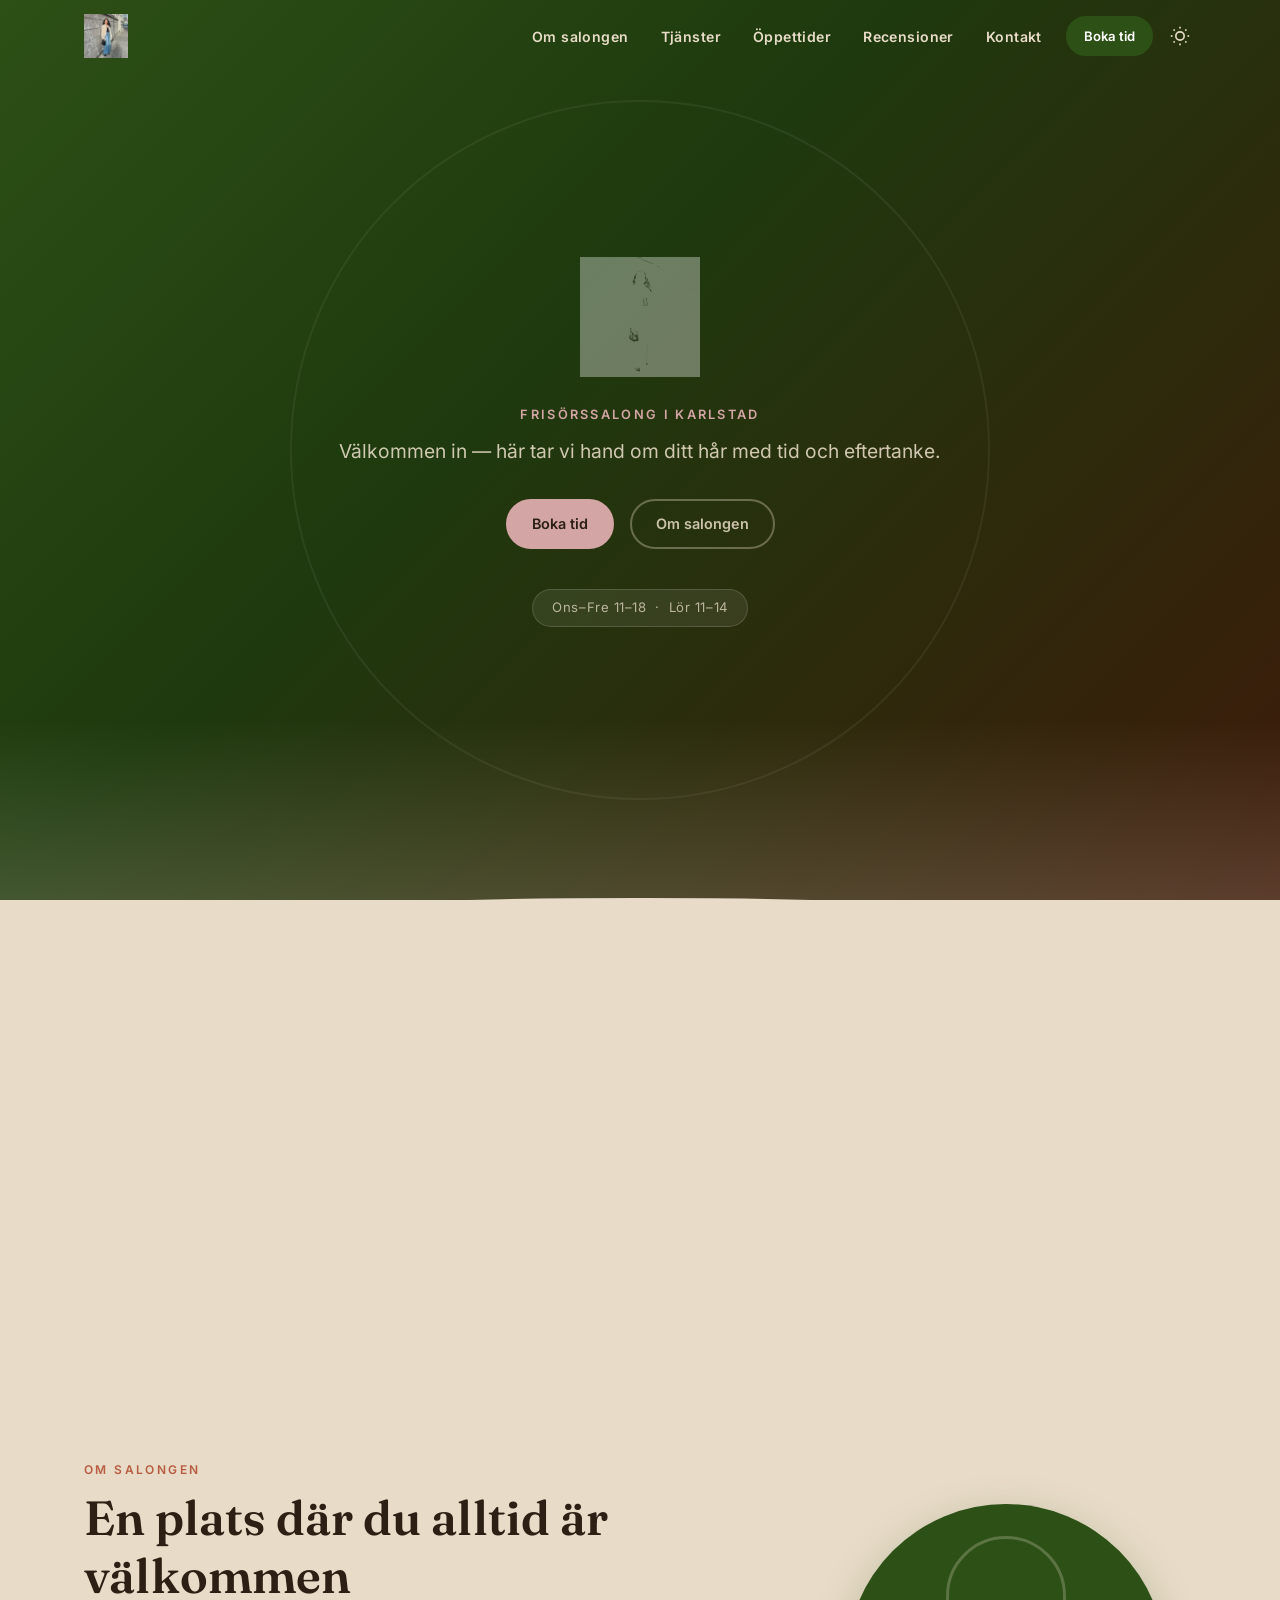
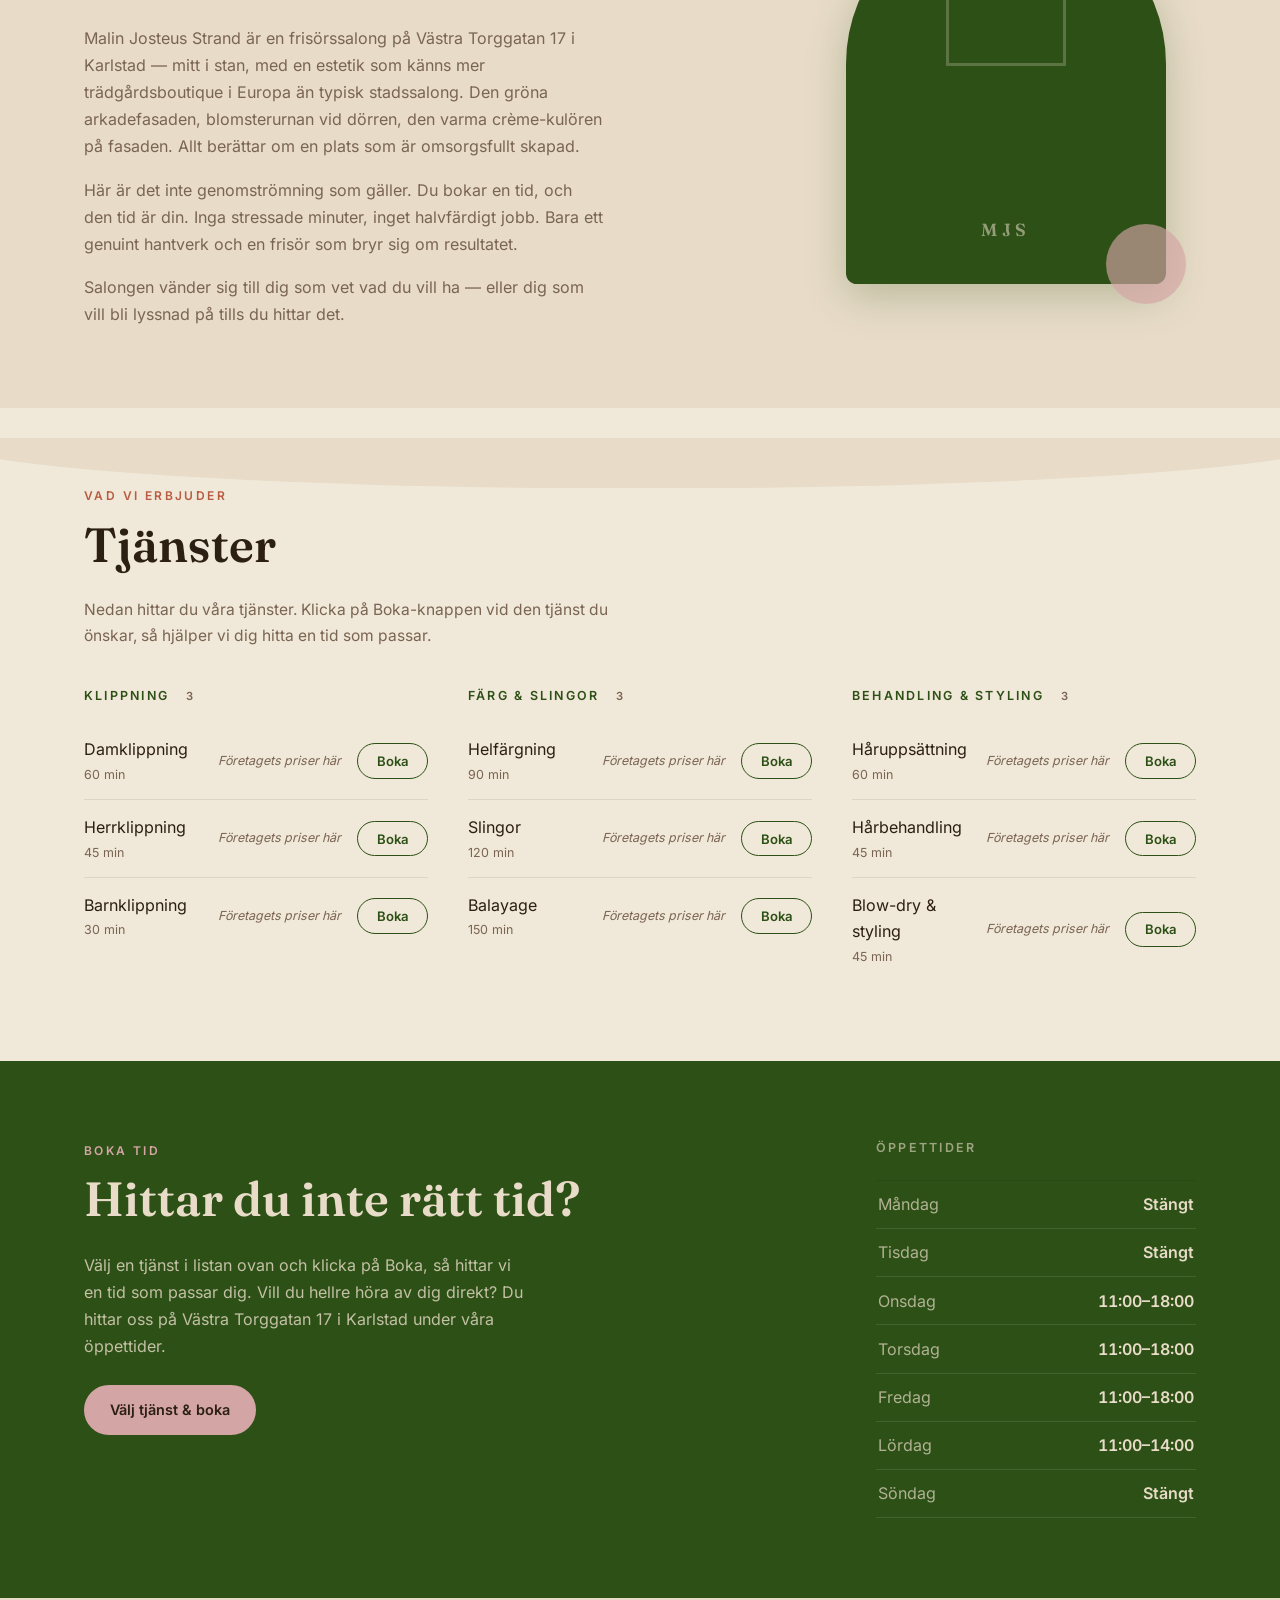
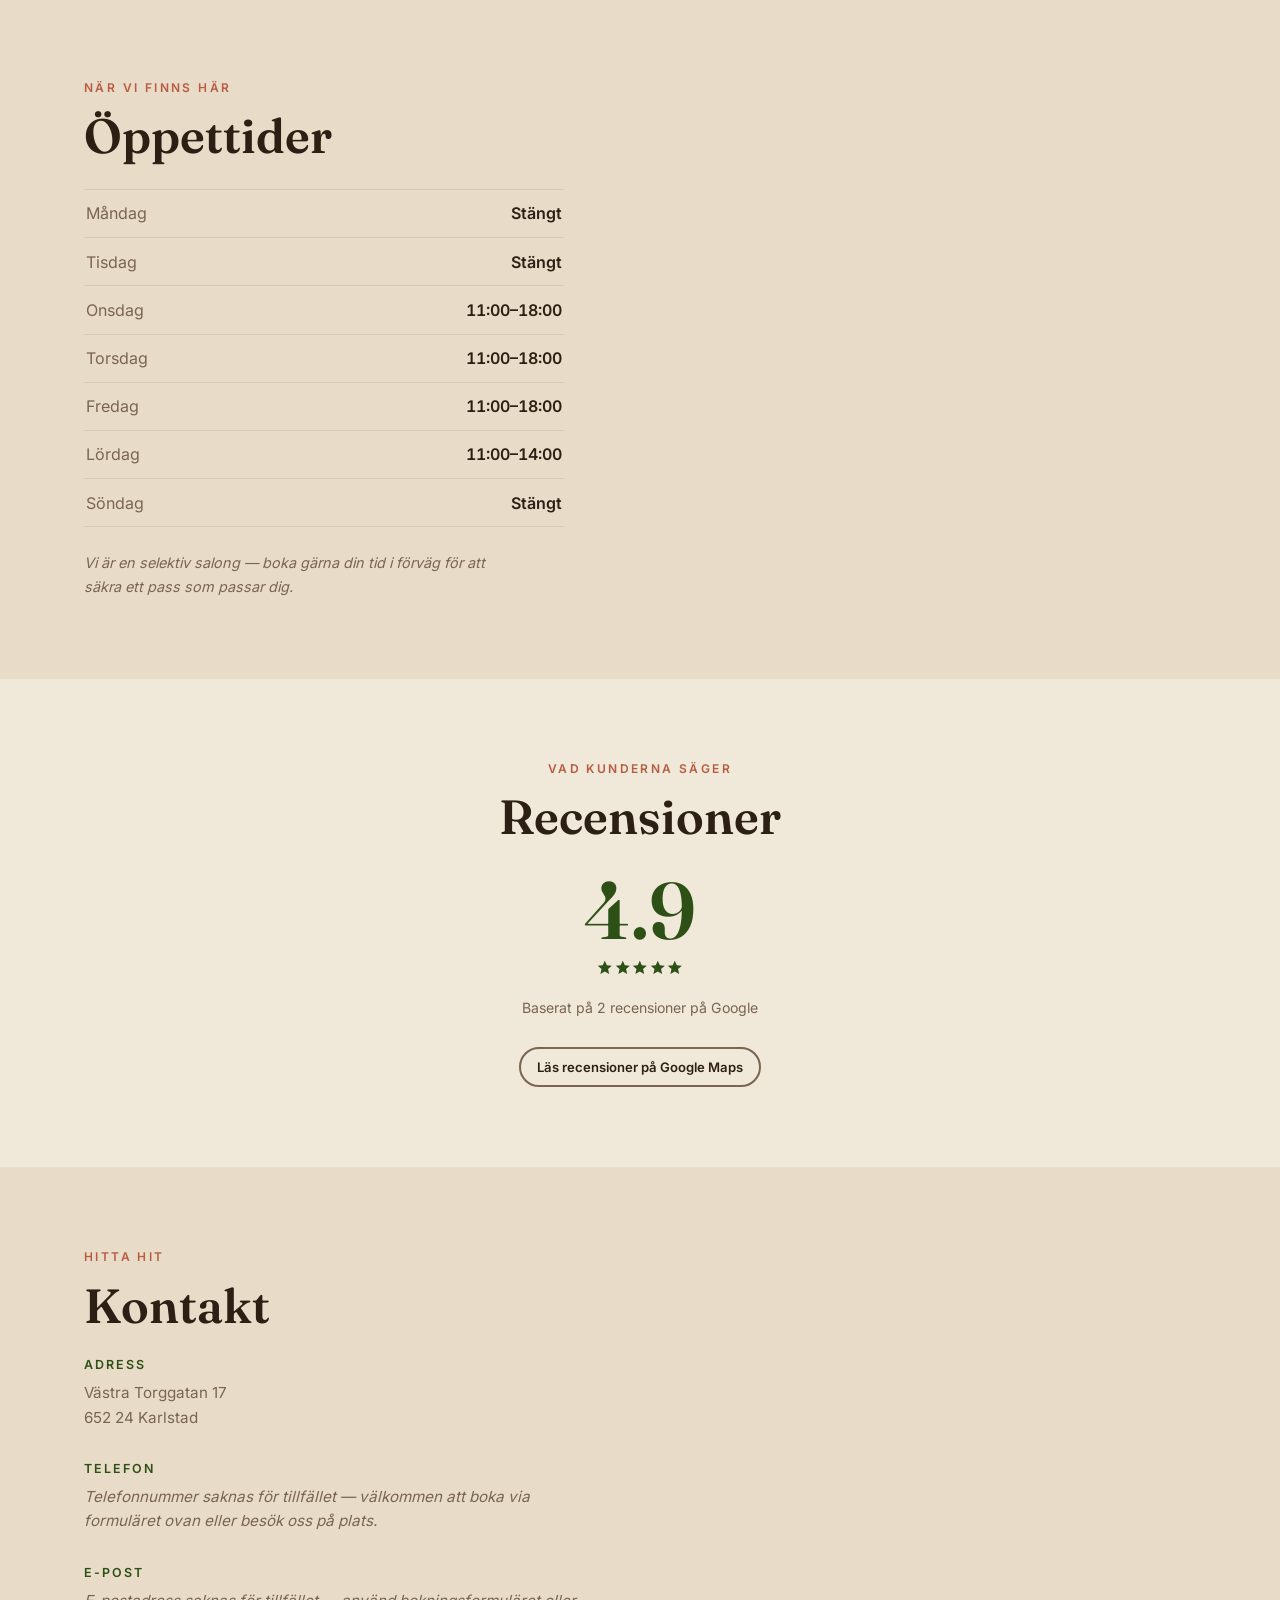
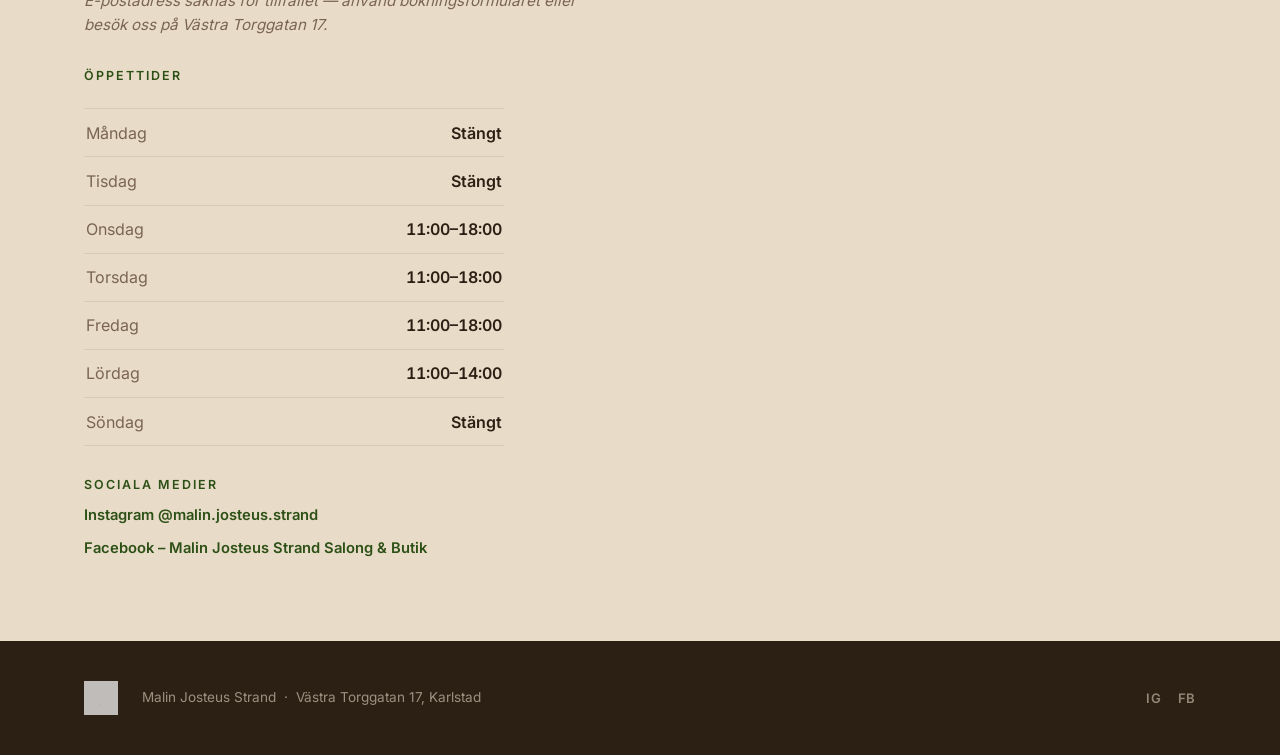
<file: index.html>
<!DOCTYPE html>
<html lang="sv" data-theme="light">
<head>
  <meta charset="UTF-8">
  <meta name="viewport" content="width=device-width, initial-scale=1.0">
  <title>Malin Josteus Strand – Frisörssalong i Karlstad</title>
  <meta name="description" content="Malin Josteus Strand är en frisörssalong på Västra Torggatan 17 i Karlstad. Boka tid idag och bli omhändertagen med tid och eftertanke.">
  <link rel="icon" type="image/svg+xml" href="favicon.svg">
  <script>
    (function(){
      try{
        var t=localStorage.getItem('theme');
        if(t) document.documentElement.setAttribute('data-theme',t);
      }catch(e){}
    })();
  </script>
  <link rel="stylesheet" href="site-kit.css">
  <link rel="stylesheet" href="styles.css">
  <script type="application/ld+json">
  {
    "@context": "https://schema.org",
    "@type": "HairSalon",
    "name": "Malin Josteus Strand",
    "address": {
      "@type": "PostalAddress",
      "streetAddress": "Västra Torggatan 17",
      "addressLocality": "Karlstad",
      "postalCode": "652 24",
      "addressCountry": "SE"
    },
    "url": "https://www.instagram.com/malin.josteus.strand/",
    "openingHours": [
      "We 11:00-18:00",
      "Th 11:00-18:00",
      "Fr 11:00-18:00",
      "Sa 11:00-14:00"
    ],
    "aggregateRating": {
      "@type": "AggregateRating",
      "ratingValue": "5",
      "reviewCount": "2"
    }
  }
  </script>
</head>
<body>
  <a href="#main" class="skip-link">Hoppa till innehåll</a>

  <header class="site-header">
    <div class="header-inner">
      <a href="index.html" class="header-logo">
        <img src="logo.jpg" alt="Malin Josteus Strand" class="logo-img">
      </a>
      <nav class="site-nav" aria-label="Huvudnavigation">
        <ul>
          <li><a href="#om">Om salongen</a></li>
          <li><a href="#tjanster">Tjänster</a></li>
          <li><a href="#oppettider">Öppettider</a></li>
          <li><a href="#recensioner">Recensioner</a></li>
          <li><a href="#kontakt">Kontakt</a></li>
        </ul>
      </nav>
      <div class="header-actions">
        <a href="#boka" class="btn-primary btn-sm">Boka tid</a>
        <button class="theme-toggle" id="themeToggle" aria-label="Växla ljust/mörkt läge" type="button">
          <svg class="icon-sun" viewBox="0 0 24 24" fill="none" stroke="currentColor" stroke-width="2" aria-hidden="true"><circle cx="12" cy="12" r="5"/><line x1="12" y1="1" x2="12" y2="3"/><line x1="12" y1="21" x2="12" y2="23"/><line x1="4.22" y1="4.22" x2="5.64" y2="5.64"/><line x1="18.36" y1="18.36" x2="19.78" y2="19.78"/><line x1="1" y1="12" x2="3" y2="12"/><line x1="21" y1="12" x2="23" y2="12"/><line x1="4.22" y1="19.78" x2="5.64" y2="18.36"/><line x1="18.36" y1="5.64" x2="19.78" y2="4.22"/></svg>
          <svg class="icon-moon" viewBox="0 0 24 24" fill="none" stroke="currentColor" stroke-width="2" aria-hidden="true"><path d="M21 12.79A9 9 0 1 1 11.21 3 7 7 0 0 0 21 12.79z"/></svg>
        </button>
        <button class="nav-toggle" id="navToggle" aria-label="Öppna meny" type="button">
          <span></span><span></span><span></span>
        </button>
      </div>
    </div>
  </header>

  <div class="name-pin">
    <section class="hero name-pin-inner" aria-label="Välkommen">
      <div class="hero-bg" id="heroBg" aria-hidden="true"></div>
      <div class="hero-content">
        <h1 class="visually-hidden"><!--FIELD:company_name-->Malin Josteus Strand<!--/FIELD:company_name--></h1>
        <div class="name-write-img">
          <img class="base" src="logo.jpg" alt="">
          <img class="color" src="logo.jpg" alt="">
        </div>
        <p class="hero-eyebrow">Frisörssalong i Karlstad</p>
        <p class="hero-lead">Välkommen in — här tar vi hand om ditt hår med tid och eftertanke.</p>
        <div class="hero-cta">
          <!--FIELD:booking_url-->
          <a href="#boka" class="btn-primary">Boka tid</a>
          <!--/FIELD:booking_url-->
          <a href="#om" class="btn-ghost">Om salongen</a>
        </div>
        <div class="hero-hours-teaser">
          <!--FIELD:opening_hours-->
          <span>Ons–Fre 11–18 &nbsp;·&nbsp; Lör 11–14</span>
          <!--/FIELD:opening_hours-->
        </div>
      </div>
    </section>
  </div>

  <main id="main">

    <!-- OM SALONGEN -->
    <section class="section-om reveal" id="om" aria-label="Om salongen">
      <div class="container">
        <div class="om-inner">
          <div class="om-text">
            <span class="section-label">Om salongen</span>
            <h2>En plats där du alltid är välkommen</h2>
            <p>Malin Josteus Strand är en frisörssalong på Västra Torggatan 17 i Karlstad — mitt i stan, med en estetik som känns mer trädgårdsboutique i Europa än typisk stadssalong. Den gröna arkadefasaden, blomsterurnan vid dörren, den varma crème-kulören på fasaden. Allt berättar om en plats som är omsorgsfullt skapad.</p>
            <p>Här är det inte genomströmning som gäller. Du bokar en tid, och den tid är din. Inga stressade minuter, inget halvfärdigt jobb. Bara ett genuint hantverk och en frisör som bryr sig om resultatet.</p>
            <p>Salongen vänder sig till dig som vet vad du vill ha — eller dig som vill bli lyssnad på tills du hittar det.</p>
          </div>
          <div class="om-visual" aria-hidden="true">
            <div class="om-color-block">
              <div class="om-arch"></div>
              <div class="om-detail">MJS</div>
            </div>
          </div>
        </div>
      </div>
    </section>

    <!-- TJÄNSTER -->
    <section class="section-tjanster reveal" id="tjanster" aria-label="Tjänster">
      <div class="container">
        <span class="section-label">Vad vi erbjuder</span>
        <h2>Tjänster</h2>
        <p class="section-intro">Nedan hittar du våra tjänster. Klicka på Boka-knappen vid den tjänst du önskar, så hjälper vi dig hitta en tid som passar.</p>

        <!--FIELD:services-->
        <!--FIELD:prices-->
        <div class="menu-groups">
          <div class="menu-group">
            <h3>Klippning <span class="menu-group-count">3</span></h3>
            <div class="price-item">
              <div class="price-item-info">
                <span class="price-item-name">Damklippning</span>
                <span class="price-item-duration">60 min</span>
              </div>
              <div class="price-item-price">
                <span class="price-item-amount price-placeholder">Företagets priser här</span>
              </div>
              <button class="price-item-book-btn" type="button" data-service-name="Damklippning" data-duration-minutes="60">Boka</button>
            </div>
            <div class="price-item">
              <div class="price-item-info">
                <span class="price-item-name">Herrklippning</span>
                <span class="price-item-duration">45 min</span>
              </div>
              <div class="price-item-price">
                <span class="price-item-amount price-placeholder">Företagets priser här</span>
              </div>
              <button class="price-item-book-btn" type="button" data-service-name="Herrklippning" data-duration-minutes="45">Boka</button>
            </div>
            <div class="price-item">
              <div class="price-item-info">
                <span class="price-item-name">Barnklippning</span>
                <span class="price-item-duration">30 min</span>
              </div>
              <div class="price-item-price">
                <span class="price-item-amount price-placeholder">Företagets priser här</span>
              </div>
              <button class="price-item-book-btn" type="button" data-service-name="Barnklippning" data-duration-minutes="30">Boka</button>
            </div>
          </div>

          <div class="menu-group">
            <h3>Färg &amp; Slingor <span class="menu-group-count">3</span></h3>
            <div class="price-item">
              <div class="price-item-info">
                <span class="price-item-name">Helfärgning</span>
                <span class="price-item-duration">90 min</span>
              </div>
              <div class="price-item-price">
                <span class="price-item-amount price-placeholder">Företagets priser här</span>
              </div>
              <button class="price-item-book-btn" type="button" data-service-name="Helfärgning" data-duration-minutes="90">Boka</button>
            </div>
            <div class="price-item">
              <div class="price-item-info">
                <span class="price-item-name">Slingor</span>
                <span class="price-item-duration">120 min</span>
              </div>
              <div class="price-item-price">
                <span class="price-item-amount price-placeholder">Företagets priser här</span>
              </div>
              <button class="price-item-book-btn" type="button" data-service-name="Slingor" data-duration-minutes="120">Boka</button>
            </div>
            <div class="price-item">
              <div class="price-item-info">
                <span class="price-item-name">Balayage</span>
                <span class="price-item-duration">150 min</span>
              </div>
              <div class="price-item-price">
                <span class="price-item-amount price-placeholder">Företagets priser här</span>
              </div>
              <button class="price-item-book-btn" type="button" data-service-name="Balayage" data-duration-minutes="150">Boka</button>
            </div>
          </div>

          <div class="menu-group">
            <h3>Behandling &amp; Styling <span class="menu-group-count">3</span></h3>
            <div class="price-item">
              <div class="price-item-info">
                <span class="price-item-name">Håruppsättning</span>
                <span class="price-item-duration">60 min</span>
              </div>
              <div class="price-item-price">
                <span class="price-item-amount price-placeholder">Företagets priser här</span>
              </div>
              <button class="price-item-book-btn" type="button" data-service-name="Håruppsättning" data-duration-minutes="60">Boka</button>
            </div>
            <div class="price-item">
              <div class="price-item-info">
                <span class="price-item-name">Hårbehandling</span>
                <span class="price-item-duration">45 min</span>
              </div>
              <div class="price-item-price">
                <span class="price-item-amount price-placeholder">Företagets priser här</span>
              </div>
              <button class="price-item-book-btn" type="button" data-service-name="Hårbehandling" data-duration-minutes="45">Boka</button>
            </div>
            <div class="price-item">
              <div class="price-item-info">
                <span class="price-item-name">Blow-dry &amp; styling</span>
                <span class="price-item-duration">45 min</span>
              </div>
              <div class="price-item-price">
                <span class="price-item-amount price-placeholder">Företagets priser här</span>
              </div>
              <button class="price-item-book-btn" type="button" data-service-name="Blow-dry &amp; styling" data-duration-minutes="45">Boka</button>
            </div>
          </div>
        </div>
        <!--/FIELD:services-->
        <!--/FIELD:prices-->
      </div>
    </section>

    <!-- BOKA -->
    <section class="section-boka reveal" id="boka" aria-label="Boka tid">
      <div class="container">
        <div class="boka-inner">
          <div class="boka-text">
            <span class="section-label">Boka tid</span>
            <h2>Hittar du inte rätt tid?</h2>
            <p>Välj en tjänst i listan ovan och klicka på Boka, så hittar vi en tid som passar dig. Vill du hellre höra av dig direkt? Du hittar oss på Västra Torggatan 17 i Karlstad under våra öppettider.</p>
            <!--FIELD:booking_url-->
            <a href="#tjanster" class="btn-primary">Välj tjänst &amp; boka</a>
            <!--/FIELD:booking_url-->
          </div>
          <div class="boka-hours">
            <h3 class="boka-hours-title">Öppettider</h3>
            <!--FIELD:opening_hours-->
            <ul class="hours-list">
              <li><span class="hd-day">Måndag</span><span class="hd-time">Stängt</span></li>
              <li><span class="hd-day">Tisdag</span><span class="hd-time">Stängt</span></li>
              <li><span class="hd-day">Onsdag</span><span class="hd-time">11:00–18:00</span></li>
              <li><span class="hd-day">Torsdag</span><span class="hd-time">11:00–18:00</span></li>
              <li><span class="hd-day">Fredag</span><span class="hd-time">11:00–18:00</span></li>
              <li><span class="hd-day">Lördag</span><span class="hd-time">11:00–14:00</span></li>
              <li><span class="hd-day">Söndag</span><span class="hd-time">Stängt</span></li>
            </ul>
            <!--/FIELD:opening_hours-->
          </div>
        </div>
      </div>
    </section>

    <!-- ÖPPETTIDER -->
    <section class="section-oppettider reveal" id="oppettider" aria-label="Öppettider">
      <div class="container">
        <span class="section-label">När vi finns här</span>
        <h2>Öppettider</h2>
        <!--FIELD:opening_hours-->
        <ul class="hours-list hours-list-lg">
          <li><span class="hd-day">Måndag</span><span class="hd-time">Stängt</span></li>
          <li><span class="hd-day">Tisdag</span><span class="hd-time">Stängt</span></li>
          <li><span class="hd-day">Onsdag</span><span class="hd-time">11:00–18:00</span></li>
          <li><span class="hd-day">Torsdag</span><span class="hd-time">11:00–18:00</span></li>
          <li><span class="hd-day">Fredag</span><span class="hd-time">11:00–18:00</span></li>
          <li><span class="hd-day">Lördag</span><span class="hd-time">11:00–14:00</span></li>
          <li><span class="hd-day">Söndag</span><span class="hd-time">Stängt</span></li>
        </ul>
        <!--/FIELD:opening_hours-->
        <p class="oppettider-note">Vi är en selektiv salong — boka gärna din tid i förväg för att säkra ett pass som passar dig.</p>
      </div>
    </section>

    <!-- RECENSIONER -->
    <section class="section-recensioner reveal" id="recensioner" aria-label="Recensioner">
      <div class="container">
        <span class="section-label">Vad kunderna säger</span>
        <h2>Recensioner</h2>
        <!--FIELD:google_rating-->
        <div class="rating-block">
          <div class="rating-score">
            <div class="rating-number" data-count-to="5" data-decimals="1">0.0</div>
            <span class="stars" data-rating="5"></span>
            <span class="rating-meta">Baserat på 2 recensioner på Google</span>
          </div>
          <a href="https://www.google.com/maps/search/Malin+Josteus+Strand+Karlstad" target="_blank" rel="noopener noreferrer" class="btn-ghost btn-sm rating-link">Läs recensioner på Google Maps</a>
        </div>
        <!--/FIELD:google_rating-->
      </div>
    </section>

    <!-- KONTAKT -->
    <section class="section-kontakt reveal" id="kontakt" aria-label="Kontakt">
      <div class="container">
        <span class="section-label">Hitta hit</span>
        <h2>Kontakt</h2>
        <div class="kontakt-inner">
          <div class="kontakt-info">
            <div class="kontakt-block">
              <h3>Adress</h3>
              <!--FIELD:address-->
              <address>
                Västra Torggatan 17<br>
                652 24 Karlstad
              </address>
              <!--/FIELD:address-->
            </div>
            <div class="kontakt-block">
              <h3>Telefon</h3>
              <!--FIELD:phone-->
              <p class="kontakt-placeholder">Telefonnummer saknas för tillfället — välkommen att boka via formuläret ovan eller besök oss på plats.</p>
              <!--/FIELD:phone-->
            </div>
            <div class="kontakt-block">
              <h3>E-post</h3>
              <!--FIELD:email-->
              <p class="kontakt-placeholder">E-postadress saknas för tillfället — använd bokningsformuläret eller besök oss på Västra Torggatan 17.</p>
              <!--/FIELD:email-->
            </div>
            <div class="kontakt-block">
              <h3>Öppettider</h3>
              <!--FIELD:opening_hours-->
              <ul class="hours-list">
                <li><span class="hd-day">Måndag</span><span class="hd-time">Stängt</span></li>
                <li><span class="hd-day">Tisdag</span><span class="hd-time">Stängt</span></li>
                <li><span class="hd-day">Onsdag</span><span class="hd-time">11:00–18:00</span></li>
                <li><span class="hd-day">Torsdag</span><span class="hd-time">11:00–18:00</span></li>
                <li><span class="hd-day">Fredag</span><span class="hd-time">11:00–18:00</span></li>
                <li><span class="hd-day">Lördag</span><span class="hd-time">11:00–14:00</span></li>
                <li><span class="hd-day">Söndag</span><span class="hd-time">Stängt</span></li>
              </ul>
              <!--/FIELD:opening_hours-->
            </div>
            <div class="kontakt-block">
              <h3>Sociala medier</h3>
              <ul class="social-links">
                <!--FIELD:instagram-->
                <li><a href="https://www.instagram.com/malin.josteus.strand/" target="_blank" rel="noopener noreferrer">Instagram @malin.josteus.strand</a></li>
                <!--/FIELD:instagram-->
                <!--FIELD:facebook-->
                <li><a href="https://www.facebook.com/people/Malin-Josteus-Strand-Salong-butik/100092281608191/" target="_blank" rel="noopener noreferrer">Facebook – Malin Josteus Strand Salong &amp; Butik</a></li>
                <!--/FIELD:facebook-->
              </ul>
            </div>
          </div>
          <div class="kontakt-map">
            <!--FIELD:address-->
            <iframe
              title="Karta till Malin Josteus Strand"
              src="https://www.google.com/maps?q=V%C3%A4stra+Torggatan+17%2C+652+24+Karlstad&output=embed"
              width="100%"
              height="360"
              style="border:0;border-radius:12px;"
              allowfullscreen
              loading="lazy"
              referrerpolicy="no-referrer-when-downgrade"
              aria-label="Karta som visar Västra Torggatan 17, Karlstad"
            ></iframe>
            <!--/FIELD:address-->
          </div>
        </div>
      </div>
    </section>

    <!--FIELD:website-->
    <!-- Instagram-länk används som primär webbplats per Google Business Profile -->
    <!--/FIELD:website-->

  </main>

  <footer class="site-footer">
    <div class="container">
      <div class="footer-inner">
        <a href="index.html" class="footer-logo">
          <img src="logo.jpg" alt="Malin Josteus Strand" class="logo-img logo-img-sm">
        </a>
        <p class="footer-copy"><!--FIELD:company_name-->Malin Josteus Strand<!--/FIELD:company_name--> &nbsp;·&nbsp; <!--FIELD:address-->Västra Torggatan 17, Karlstad<!--/FIELD:address--></p>
        <ul class="footer-social">
          <!--FIELD:instagram-->
          <li><a href="https://www.instagram.com/malin.josteus.strand/" target="_blank" rel="noopener noreferrer" aria-label="Instagram">IG</a></li>
          <!--/FIELD:instagram-->
          <!--FIELD:facebook-->
          <li><a href="https://www.facebook.com/people/Malin-Josteus-Strand-Salong-butik/100092281608191/" target="_blank" rel="noopener noreferrer" aria-label="Facebook">FB</a></li>
          <!--/FIELD:facebook-->
        </ul>
      </div>
    </div>
  </footer>

  <!-- BOOKING WIDGET -->
  <div class="booking-widget-backdrop" id="bookingWidget" data-company-id="2518a68e-eedd-47b6-a66c-064ac73e1065" data-api-base="http://localhost:3000">
    <div class="booking-widget-modal" role="dialog" aria-modal="true" aria-label="Boka tid">
      <button class="booking-widget-close" id="bookingWidgetClose" type="button" aria-label="Stäng">&times;</button>
      <div class="booking-widget-service">
        <span class="booking-widget-service-name" id="bookingWidgetServiceName"></span>
        <span class="booking-widget-service-meta" id="bookingWidgetServiceMeta"></span>
      </div>
      <div class="booking-widget-step" id="bookingWidgetStepStaff">
        <label class="booking-widget-label" for="bookingWidgetStaffSelect">Välj frisör</label>
        <select class="booking-widget-select" id="bookingWidgetStaffSelect" aria-label="Välj frisör"></select>
        <button class="booking-widget-search-btn" id="bookingWidgetSearchBtn" type="button">Sök tider</button>
      </div>
      <div class="booking-widget-step" id="bookingWidgetStepTimes" hidden>
        <button class="booking-widget-back" id="bookingWidgetBack" type="button">‹ Byt frisör</button>
        <div class="booking-cal-head">
          <button class="booking-cal-nav" type="button" data-dir="-1" aria-label="Föregående vecka">‹</button>
          <span class="booking-cal-range" id="bookingWidgetRange"></span>
          <button class="booking-cal-nav" type="button" data-dir="1" aria-label="Nästa vecka">›</button>
        </div>
        <div class="booking-cal-grid" id="bookingWidgetGrid"></div>
        <p class="booking-cal-next-available" id="bookingWidgetNextAvail" style="display:none;"></p>
      </div>
    </div>
  </div>

  <div class="bd-backdrop" id="bdBackdrop">
    <div class="bd-modal" role="dialog" aria-modal="true" aria-label="Bokning">
      <div class="bd-header">
        <div class="bd-brand"><span class="dot"></span>Malin Josteus Strand</div>
        <button class="bd-close" id="bdClose" type="button" aria-label="Stäng">&times;</button>
      </div>
      <div class="bd-body">
        <div class="bd-form">
          <div class="bd-slot-summary"><strong id="bdSlotLine">—</strong>Hos Malin Josteus Strand</div>
          <div class="bd-field"><label for="bdName">Namn</label><input id="bdName" type="text"></div>
          <div class="bd-field"><label for="bdPhone">Telefonnummer</label><input id="bdPhone" type="tel"></div>
          <button class="bd-confirm-btn" id="bdConfirm" type="button">Bekräfta bokning</button>
        </div>
        <div class="bd-success">
          <div class="check">&#10003;</div>
          <p id="bdSuccessLine">Bokat!</p>
          <p class="fine">Vi ser fram emot ditt besök.</p>
        </div>
      </div>
    </div>
  </div>

  <script src="site-kit.js" defer></script>
  <script src="script.js" defer></script>
</body>
</html>
</file>
<file: site-kit.css>
/*
 * AIOS site-kit — shared, deterministic interaction patterns (star ratings,
 * count-up numbers, scroll reveals, hero name write-in). Identical bytes on
 * every generated site, same as the brand fonts — never written by the
 * model itself, so the bugs found and fixed during the 2026-08-26 Lund
 * design pass (a fractional star's fill layer needing its own `position:
 * absolute` box, the name-write gradient needing its padding on the text
 * element itself rather than its wrapper) can never regress per company.
 *
 * Colors come from each site's own palette via var(--accent)/
 * var(--ink-faint) with sane fallbacks — nothing in here is Lund-specific.
 */

.star-empty path { fill: none; stroke: var(--ink-faint, #999); stroke-width: 1.5; }
.star-fill path { fill: var(--accent, #333); }

.reveal { opacity: 0; transform: translateY(24px); transition: opacity 0.8s ease, transform 0.8s ease; }
.reveal.is-visible { opacity: 1; transform: none; }
@media (prefers-reduced-motion: reduce) {
  .reveal { opacity: 1 !important; transform: none !important; transition: none !important; }
}

/*
 * .name-pin REQUIRES the page's own header to be `position: fixed`, never
 * `position: sticky` or static. A sticky/static header occupies space in
 * normal flow, pushing .name-pin-inner's starting position down by the
 * header's own height — .name-pin-inner's sticky positioning then can't
 * engage until the page has scrolled past THAT offset too, which shows up
 * as a dead zone (the page visibly scrolls for the header's height before
 * the fill/pin visibly does anything). A fixed header sits outside normal
 * flow entirely (typically transparent, going solid via the .is-scrolled
 * class this file toggles automatically — see wireHeaderScrollState()
 * below), so .name-pin-inner starts at y=0 and the fill begins on the very
 * first scroll pixel. Found and fixed 2026-08-26.
 */
.name-pin {
  position: relative;
  height: calc(100svh + 480px); /* the extra 480px is the scroll budget the name-write fill consumes while pinned — keep in sync with the 480 in site-kit.js */
}
@media (prefers-reduced-motion: reduce) { .name-pin { height: 100svh; } }

.name-pin-inner {
  position: sticky;
  top: 0;
  height: 100svh;
  display: flex;
  align-items: center;
  justify-content: center;
}
@media (prefers-reduced-motion: reduce) { .name-pin-inner { position: static; } }

.name-write {
  display: block;
  text-align: center;
  /* Padding lives on THIS element, not .name-pin/.name-pin-inner —
     background-clip:text paints relative to its own box, so a script/
     display font's swashes and ascenders need their safety margin here or
     they render outside the gradient's paint area and never pick up color. */
  padding: 0.4em 0.6em 0.1em;
  background-image: linear-gradient(
    90deg,
    var(--accent, #333) 0%,
    var(--accent, #333) var(--fill, 0%),
    var(--ink-faint, #999) var(--fill, 0%),
    var(--ink-faint, #999) 100%
  );
  background-size: 100% 100%;
  background-repeat: no-repeat;
  -webkit-background-clip: text;
  background-clip: text;
  color: var(--ink-faint, #999); /* fallback if background-clip:text isn't supported */
  -webkit-text-fill-color: transparent;
}

/* Image variant of the write-in effect — for when a company has a real
   logo (see websiteAgent.ts's logoBlock()) and it should be the thing that
   "gets color" while scrolling, instead of plain text. Same base+color
   two-layer clip-path technique as the star ratings, not background-clip
   (which only works on text glyphs, not a raster image). Both <img> tags
   reference the SAME logo file — the desaturation is a live CSS filter,
   not a second pre-rendered asset. */
.name-write-img { position: relative; display: inline-block; max-width: min(58vw, 420px); }
.name-write-img img { display: block; width: 100%; height: auto; }
.name-write-img .base { filter: grayscale(1) brightness(0.65); opacity: 0.75; }
.name-write-img .color {
  position: absolute; inset: 0; width: 100%; height: 100%;
  object-fit: contain;
  clip-path: inset(0 100% 0 0);
}

/* ============================================================
 * Booking calendar + third-party widget handoff mockup — added
 * 2026-08-26. Shows a week of example time slots in the site's OWN
 * design, then hands off to a small modal styled to look like a generic
 * booking platform (deliberately NOT using --accent/--ink-faint — the
 * whole point is that this step visibly belongs to a different system).
 * Illustrative only: slot data is written directly in each site's own
 * HTML (see websiteAgent.ts's siteKitBlock()), nothing here ever creates
 * a real booking or contacts a real service.
 * ============================================================ */

.booking-grid { display: grid; grid-template-columns: repeat(auto-fit, minmax(130px, 1fr)); gap: clamp(1rem, 2.5vw, 2rem); }
.booking-day-label { text-align: center; margin-bottom: 1.1rem; }
.booking-day-label .d { font-weight: 600; font-size: 0.95rem; letter-spacing: 0.1em; text-transform: uppercase; }
.booking-day-label .date { display: block; font-size: 0.76rem; opacity: 0.6; margin-top: 0.2rem; }
.booking-slots { display: flex; flex-direction: column; gap: 0.65rem; }
.slot-btn {
  font-variant-numeric: tabular-nums;
  font-size: 0.95rem;
  padding: 0.75rem 0.5rem;
  text-align: center;
  border: 1px solid var(--ink-faint, #999);
  border-radius: 8px;
  background: transparent;
  color: inherit;
  cursor: pointer;
  transition: background-color 0.2s cubic-bezier(0.16, 1, 0.3, 1), color 0.2s cubic-bezier(0.16, 1, 0.3, 1), border-color 0.2s cubic-bezier(0.16, 1, 0.3, 1), box-shadow 0.2s cubic-bezier(0.16, 1, 0.3, 1), transform 0.2s cubic-bezier(0.16, 1, 0.3, 1);
}
.slot-btn:hover:not(:disabled) { border-color: var(--accent, #333); box-shadow: 0 4px 14px -6px var(--accent, #333); transform: translateY(-1px); }
.slot-btn:disabled { opacity: 0.4; text-decoration: line-through; cursor: default; }
.slot-btn.is-selected { background: var(--accent, #333); border-color: var(--accent, #333); color: #fff; }
@media (prefers-reduced-motion: reduce) { .slot-btn:hover:not(:disabled) { transform: none; } }

/* ============================================================
 * Rolling booking calendar (2026-09-09) — the container/grid/nav chrome
 * around the .slot-btn buttons above. Deliberately restrained: generous
 * air, one quiet accent, soft motion — a calendar should read as a
 * considered part of the site, never a bolted-on widget. Uses each site's
 * own --accent/--ink/--ink-faint/--border/--paper-raised (with sane
 * fallbacks) so it always matches that company's palette, never a fixed
 * "booking widget" look.
 * ============================================================ */
.booking-cal-controls { display: flex; flex-wrap: wrap; gap: 0.75rem; justify-content: center; margin-bottom: 1.5rem; }
.booking-cal-controls select {
  font-family: inherit; font-size: 0.85rem; padding: 0.55rem 0.9rem; border-radius: 999px;
  border: 1px solid var(--border, rgba(0,0,0,0.14)); background: var(--paper-raised, #fff); color: var(--ink, inherit);
  cursor: pointer; max-width: 100%;
}
.booking-cal-next-available { text-align: center; margin-top: 1.25rem; font-size: 0.86rem; color: var(--ink-faint, #888); }
.booking-cal-next-available .chip-link-btn { background: none; border: none; padding: 0; font: inherit; font-size: 0.86rem; font-weight: 600; color: var(--accent, #333); cursor: pointer; text-decoration: underline; text-underline-offset: 3px; }
.booking-cal-head { display: flex; align-items: center; justify-content: center; gap: 1.25rem; margin-bottom: 1.75rem; }
.booking-cal-range { font-size: 0.78rem; font-weight: 600; letter-spacing: 0.14em; text-transform: uppercase; color: var(--ink-faint, #888); min-width: 11ch; text-align: center; }
.booking-cal-nav {
  width: 34px; height: 34px; border-radius: 50%; border: 1px solid var(--border, rgba(0,0,0,0.12));
  background: transparent; color: var(--ink, inherit); font-size: 1.05rem; line-height: 1; cursor: pointer;
  display: flex; align-items: center; justify-content: center;
  transition: border-color 0.2s cubic-bezier(0.16, 1, 0.3, 1), box-shadow 0.2s cubic-bezier(0.16, 1, 0.3, 1), color 0.2s cubic-bezier(0.16, 1, 0.3, 1);
}
.booking-cal-nav:hover { border-color: var(--accent, #333); color: var(--accent, #333); box-shadow: 0 0 0 4px color-mix(in srgb, var(--accent, #333) 12%, transparent); }

.booking-cal-grid { display: grid; grid-template-columns: repeat(7, 1fr); gap: 0.85rem; transition: opacity 0.25s ease; }
.booking-cal-grid.is-loading { opacity: 0.45; }
.booking-cal-day {
  background: var(--paper-raised, rgba(0,0,0,0.02)); border: 1px solid var(--border, rgba(0,0,0,0.08));
  border-radius: 14px; padding: 1rem 0.6rem; display: flex; flex-direction: column; gap: 0.6rem;
  transition: border-color 0.25s ease;
}
.booking-cal-day.is-today { border-color: var(--accent, #333); }
.booking-cal-day-head { display: flex; flex-direction: column; align-items: center; gap: 0.15rem; padding-bottom: 0.5rem; border-bottom: 1px solid var(--border, rgba(0,0,0,0.08)); }
.booking-cal-day-head .wd { font-size: 0.68rem; font-weight: 600; letter-spacing: 0.12em; text-transform: uppercase; color: var(--ink-faint, #888); }
.booking-cal-day-head .dt { font-family: var(--font-head, inherit); font-size: 1.2rem; }
.booking-cal-day.is-today .booking-cal-day-head .dt { color: var(--accent, #333); }
.booking-cal-slots { display: flex; flex-direction: column; gap: 0.45rem; }
.booking-cal-slots .slot-btn { padding: 0.5rem 0.35rem; font-size: 0.82rem; }
.booking-cal-closed { display: block; text-align: center; font-size: 0.78rem; color: var(--ink-faint, #999); padding: 0.6rem 0; font-style: italic; }

@media (max-width: 860px) {
  .booking-cal-grid { grid-template-columns: repeat(auto-fit, minmax(120px, 1fr)); }
}

.bd-backdrop {
  position: fixed; inset: 0; z-index: 200;
  background: rgba(15, 20, 18, 0.55);
  display: flex; align-items: center; justify-content: center;
  padding: 1.5rem;
  opacity: 0; pointer-events: none;
  transition: opacity 0.25s ease;
}
.bd-backdrop.is-open { opacity: 1; pointer-events: auto; }
.bd-modal {
  width: 100%; max-width: 380px;
  background: #ffffff;
  border-radius: 14px;
  overflow: hidden;
  font-family: -apple-system, BlinkMacSystemFont, "Segoe UI", Roboto, Helvetica, Arial, sans-serif;
  box-shadow: 0 20px 60px rgba(0, 0, 0, 0.35);
  transform: translateY(14px) scale(0.98);
  transition: transform 0.25s ease;
}
.bd-backdrop.is-open .bd-modal { transform: translateY(0) scale(1); }
.bd-header {
  background: var(--accent, #0f4c3d); color: #fff;
  padding: 1rem 1.25rem;
  display: flex; align-items: center; justify-content: space-between;
}
.bd-brand { display: flex; align-items: center; gap: 0.5rem; font-weight: 700; font-size: 1rem; letter-spacing: -0.01em; }
.bd-brand .dot { width: 9px; height: 9px; border-radius: 50%; background: #4fd8a8; }
.bd-close { background: none; border: 0; color: rgba(255, 255, 255, 0.8); font-size: 1.2rem; cursor: pointer; line-height: 1; padding: 0.25rem; }
.bd-close:hover { color: #fff; }
.bd-body { padding: 1.25rem 1.25rem 1.5rem; }
.bd-disclaimer {
  font-size: 0.68rem; color: #8a8f8d; background: #f2f4f3;
  border-radius: 6px; padding: 0.45rem 0.6rem; margin-bottom: 1rem;
  line-height: 1.4;
}
.bd-slot-summary { font-size: 0.95rem; color: #16211c; margin-bottom: 1rem; }
.bd-slot-summary strong { display: block; font-size: 1.05rem; margin-bottom: 0.15rem; }
.bd-field { margin-bottom: 0.85rem; }
.bd-field label { display: block; font-size: 0.76rem; color: #5b625f; margin-bottom: 0.3rem; }
.bd-field input {
  width: 100%; box-sizing: border-box;
  border: 1px solid #d7dcda; border-radius: 8px;
  padding: 0.6rem 0.7rem; font-size: 0.92rem; font-family: inherit; color: #16211c;
}
.bd-field input:focus { outline: none; border-color: var(--accent, #0f4c3d); box-shadow: 0 0 0 3px color-mix(in srgb, var(--accent, #0f4c3d) 14%, transparent); }
.bd-confirm-btn {
  width: 100%; border: 0; border-radius: 8px;
  background: var(--accent, #0f4c3d); color: #fff;
  padding: 0.8rem; font-size: 0.95rem; font-weight: 600; font-family: inherit;
  cursor: pointer; margin-top: 0.3rem;
  transition: filter 0.2s ease;
}
.bd-confirm-btn:hover { filter: brightness(0.9); }
.bd-success { display: none; text-align: center; padding: 0.5rem 0 0.25rem; }
.bd-success .check {
  width: 42px; height: 42px; border-radius: 50%; background: color-mix(in srgb, var(--accent, #0f4c3d) 14%, white); color: var(--accent, #0f4c3d);
  display: flex; align-items: center; justify-content: center; margin: 0 auto 0.75rem; font-size: 1.3rem;
}
.bd-success p { font-size: 0.92rem; color: #16211c; margin-bottom: 0.3rem; }
.bd-success .fine { font-size: 0.76rem; color: #8a8f8d; }
.bd-backdrop.is-done .bd-form { display: none; }
.bd-backdrop.is-done .bd-success { display: block; }

@media (max-width: 620px) {
  .booking-grid { grid-template-columns: 1fr; gap: 1.5rem; }
  .booking-slots { flex-direction: row; flex-wrap: wrap; }
  .slot-btn { flex: 1 1 30%; }
}

/* ============================================================
 * Price list with an inline "Boka" button (2026-09-10) — replaces an
 * always-visible week grid on the page itself. Deliberately restrained: a
 * "från"-prefixed price in a quiet, faint tone with the actual amount as
 * the visual focus (real in-salon pricing can vary by what the stylist
 * actually does — the list shows a floor, not a fixed quote), one Boka
 * button per row, nothing else competing for attention. Category grouping
 * (h3 + count) is the site's own markup — these classes only style the
 * per-service row itself.
 * ============================================================ */
.price-item {
  display: flex; align-items: center; gap: 1rem;
  padding: 0.85rem 0;
  border-bottom: 1px solid var(--border, rgba(0,0,0,0.08));
}
.price-item:last-child { border-bottom: none; }
.price-item-info { flex: 1 1 auto; min-width: 0; display: flex; flex-direction: column; gap: 0.15rem; }
.price-item-name { font-family: var(--font-head, inherit); font-size: 1rem; }
.price-item-duration { font-size: 0.78rem; color: var(--ink-faint, #888); }
.price-item-price { flex: 0 0 auto; text-align: right; display: flex; flex-direction: column; gap: 0.1rem; }
.price-item-from { font-size: 0.68rem; letter-spacing: 0.06em; text-transform: uppercase; color: var(--ink-faint, #999); }
.price-item-amount { font-size: 1.05rem; font-weight: 600; font-variant-numeric: tabular-nums; }
.price-item-book-btn {
  flex: 0 0 auto;
  font-family: inherit; font-size: 0.82rem; font-weight: 600;
  padding: 0.55rem 1.15rem; border-radius: 999px;
  border: 1px solid var(--accent, #333); background: transparent; color: var(--accent, #333);
  cursor: pointer; white-space: nowrap;
  transition: background-color 0.2s cubic-bezier(0.16, 1, 0.3, 1), color 0.2s cubic-bezier(0.16, 1, 0.3, 1), box-shadow 0.2s cubic-bezier(0.16, 1, 0.3, 1);
}
.price-item-book-btn:hover { background: var(--accent, #333); color: #fff; box-shadow: 0 4px 14px -6px var(--accent, #333); }

@media (max-width: 560px) {
  .price-item { flex-wrap: wrap; }
  .price-item-price { order: 2; text-align: left; }
  .price-item-book-btn { order: 3; margin-left: auto; }
}

/* ============================================================
 * Opening-hours list (2026-09-13) — same "always show a complete table,
 * placeholder or real" principle as .price-item above: a full week list
 * with an explicit .hours-placeholder marker beats a bare "contact us for
 * hours" line, both for how the real site reads and for anything (like a
 * scripted demo/tutorial walkthrough) that later reuses this exact markup.
 * ============================================================ */
.hours-list { list-style: none; margin: 1.5rem 0 0; padding: 0; max-width: 420px; border-top: 1px solid var(--border, rgba(0,0,0,0.08)); }
.hours-list li { display: flex; align-items: baseline; justify-content: space-between; padding: 0.65rem 0.1rem; border-bottom: 1px solid var(--border, rgba(0,0,0,0.08)); font-size: 1rem; }
.hours-list .hd-day { color: var(--ink-faint, #888); }
.hours-list .hd-time { font-weight: 600; font-variant-numeric: tabular-nums; }
.hours-list.hours-placeholder .hd-time { color: var(--ink-faint, #888); font-style: italic; font-weight: 500; }
.hours-placeholder-note { font-size: 0.8rem; color: var(--ink-faint, #888); margin-top: 0.6rem; }

/* ============================================================
 * Per-service booking widget (2026-09-10) — reuses .booking-cal-head,
 * -nav, -range, -grid, -day and .slot-btn from the rolling-calendar block
 * above; this just adds the modal chrome and the two-step (staff -> times) layout.
 * ============================================================ */
.booking-widget-backdrop {
  position: fixed; inset: 0; z-index: 210;
  background: rgba(15, 20, 18, 0.55);
  display: flex; align-items: center; justify-content: center;
  padding: 1.5rem;
  opacity: 0; pointer-events: none;
  transition: opacity 0.25s ease;
}
.booking-widget-backdrop.is-open { opacity: 1; pointer-events: auto; }
.booking-widget-modal {
  position: relative;
  width: 100%; max-width: 560px; max-height: 88vh; overflow-y: auto;
  background: var(--paper, #fff); color: var(--ink, inherit);
  border-radius: 16px; padding: 2rem 1.75rem 1.75rem;
  box-shadow: 0 24px 70px rgba(0, 0, 0, 0.35);
  transform: translateY(14px) scale(0.98);
  transition: transform 0.25s ease;
}
.booking-widget-backdrop.is-open .booking-widget-modal { transform: translateY(0) scale(1); }
.booking-widget-close {
  position: absolute; top: 0.9rem; right: 0.9rem;
  width: 32px; height: 32px; border-radius: 50%; border: 1px solid var(--border, rgba(0,0,0,0.12));
  background: transparent; color: var(--ink, inherit); font-size: 1.1rem; line-height: 1; cursor: pointer;
}
.booking-widget-service { text-align: center; margin-bottom: 1.5rem; padding-right: 2rem; }
.booking-widget-service-name { display: block; font-family: var(--font-head, inherit); font-size: 1.3rem; }
.booking-widget-service-meta { display: block; font-size: 0.82rem; color: var(--ink-faint, #888); margin-top: 0.25rem; }
.booking-widget-label { display: block; font-size: 0.78rem; color: var(--ink-faint, #888); margin-bottom: 0.5rem; text-align: center; }
.booking-widget-select {
  display: block; width: 100%; box-sizing: border-box;
  font-family: inherit; font-size: 0.92rem; padding: 0.7rem 0.9rem; border-radius: 10px;
  border: 1px solid var(--border, rgba(0,0,0,0.14)); background: var(--paper-raised, #fff); color: var(--ink, inherit);
  cursor: pointer; margin-bottom: 1.1rem;
}
.booking-widget-search-btn {
  display: block; width: 100%;
  font-family: inherit; font-size: 0.92rem; font-weight: 600;
  padding: 0.8rem; border-radius: 10px; border: none;
  background: var(--accent, #333); color: #fff; cursor: pointer;
  transition: filter 0.2s ease;
}
.booking-widget-search-btn:hover:not(:disabled) { filter: brightness(0.92); }
.booking-widget-search-btn:disabled { opacity: 0.7; cursor: default; }
.booking-widget-back {
  background: none; border: none; padding: 0; margin-bottom: 1rem;
  font: inherit; font-size: 0.82rem; color: var(--ink-faint, #888); cursor: pointer;
}
.booking-widget-back:hover { color: var(--accent, #333); }

@media (max-width: 620px) {
  .booking-widget-modal .booking-cal-grid { grid-template-columns: repeat(auto-fit, minmax(110px, 1fr)); }
}
</file>
<file: styles.css>
/* =============================================
   MALIN JOSTEUS STRAND — styles.css
   ============================================= */

/* --- FONTS --- */
@font-face {
  font-family: 'Fraunces';
  src: url('fraunces-600-latin.woff2') format('woff2');
  font-weight: 600;
  font-display: swap;
}
@font-face {
  font-family: 'Inter';
  src: url('inter-400-latin.woff2') format('woff2');
  font-weight: 400;
  font-display: swap;
}
@font-face {
  font-family: 'Inter';
  src: url('inter-600-latin.woff2') format('woff2');
  font-weight: 600;
  font-display: swap;
}

/* --- PALETTE (light) --- */
:root {
  --accent:        #2d5016;
  --accent-soft:   #3d6b1f;
  --accent-glow:   rgba(45, 80, 22, 0.18);
  --paper:         #e8dcc8;
  --paper-raised:  #f0e8d8;
  --ink:           #2c1f14;
  --ink-faint:     #7a6452;
  --pink:          #d4a5a5;
  --terracotta:    #b85c42;
  --terracotta-glow: rgba(184, 92, 66, 0.18);
  --radius:        12px;
  --transition:    0.25s ease;
}

/* dark palette */
[data-theme="dark"] {
  --accent:        #7db85a;
  --accent-soft:   #92cc6b;
  --accent-glow:   rgba(125, 184, 90, 0.22);
  --paper:         #1c1510;
  --paper-raised:  #261e16;
  --ink:           #f0e8d8;
  --ink-faint:     #b0987c;
  --pink:          #c88a8a;
  --terracotta:    #d4704f;
  --terracotta-glow: rgba(212, 112, 79, 0.22);
}

@media (prefers-color-scheme: dark) {
  :root:not([data-theme="light"]) {
    --accent:        #7db85a;
    --accent-soft:   #92cc6b;
    --accent-glow:   rgba(125, 184, 90, 0.22);
    --paper:         #1c1510;
    --paper-raised:  #261e16;
    --ink:           #f0e8d8;
    --ink-faint:     #b0987c;
    --pink:          #c88a8a;
    --terracotta:    #d4704f;
    --terracotta-glow: rgba(212, 112, 79, 0.22);
  }
}

/* --- RESET & BASE --- */
*, *::before, *::after { box-sizing: border-box; margin: 0; padding: 0; }
html { scroll-behavior: smooth; }
body {
  font-family: 'Inter', -apple-system, sans-serif;
  font-weight: 400;
  background: var(--paper);
  color: var(--ink);
  line-height: 1.65;
  overflow-x: hidden;
}
h1, h2, h3, h4 {
  font-family: 'Fraunces', Georgia, serif;
  font-weight: 600;
  line-height: 1.2;
}
a { color: var(--accent); text-decoration: none; }
a:hover { text-decoration: underline; }
address { font-style: normal; }
ul { list-style: none; }

/* Skip link */
.skip-link {
  position: absolute;
  left: -9999px;
  top: auto;
  width: 1px;
  height: 1px;
  overflow: hidden;
}
.skip-link:focus {
  position: fixed;
  top: 1rem;
  left: 1rem;
  width: auto;
  height: auto;
  background: var(--accent);
  color: #fff;
  padding: 0.5rem 1rem;
  border-radius: var(--radius);
  z-index: 9999;
  font-weight: 600;
}

/* Visually hidden */
.visually-hidden {
  position: absolute;
  width: 1px;
  height: 1px;
  overflow: hidden;
  clip: rect(0,0,0,0);
  white-space: nowrap;
}

/* Container */
.container {
  max-width: 1160px;
  margin: 0 auto;
  padding: 0 1.5rem;
}

/* --- HEADER --- */
.site-header {
  position: fixed;
  top: 0;
  left: 0;
  right: 0;
  z-index: 100;
  background: transparent;
  transition: background var(--transition), box-shadow var(--transition);
}
.site-header.is-scrolled {
  background: var(--paper);
  box-shadow: 0 1px 12px rgba(44,31,20,0.10);
}
.header-inner {
  display: flex;
  align-items: center;
  gap: 1.5rem;
  padding: 0.9rem 1.5rem;
  max-width: 1160px;
  margin: 0 auto;
}
.header-logo { display: flex; align-items: center; flex-shrink: 0; }
.logo-img {
  max-height: 44px;
  width: auto;
  display: block;
  transition: opacity var(--transition);
}
.logo-img-sm { max-height: 34px; }
.header-logo:hover .logo-img { opacity: 0.8; }

.site-nav { margin-left: auto; }
.site-nav ul { display: flex; gap: 2rem; }
.site-nav a {
  font-family: 'Inter', sans-serif;
  font-size: 0.88rem;
  font-weight: 600;
  color: var(--ink);
  letter-spacing: 0.03em;
  transition: color var(--transition);
}
.site-nav a:hover { color: var(--accent); text-decoration: none; }

.site-header:not(.is-scrolled) .site-nav a { color: var(--paper); }
[data-theme="dark"] .site-header:not(.is-scrolled) .site-nav a { color: var(--ink); }

.header-actions { display: flex; align-items: center; gap: 0.75rem; }

/* Theme toggle */
.theme-toggle {
  background: none;
  border: none;
  cursor: pointer;
  color: var(--ink);
  padding: 0.35rem;
  border-radius: 50%;
  display: flex;
  align-items: center;
  justify-content: center;
  transition: color var(--transition), background var(--transition);
}
.site-header:not(.is-scrolled) .theme-toggle { color: var(--paper); }
[data-theme="dark"] .site-header:not(.is-scrolled) .theme-toggle { color: var(--ink); }
.theme-toggle:hover { background: var(--accent-glow); }
.theme-toggle svg { width: 20px; height: 20px; }
.icon-moon { display: none; }
[data-theme="dark"] .icon-sun { display: none; }
[data-theme="dark"] .icon-moon { display: block; }
@media (prefers-color-scheme: dark) {
  :root:not([data-theme="light"]) .icon-sun { display: none; }
  :root:not([data-theme="light"]) .icon-moon { display: block; }
}

/* Nav toggle (mobile) */
.nav-toggle {
  display: none;
  flex-direction: column;
  gap: 5px;
  background: none;
  border: none;
  cursor: pointer;
  padding: 4px;
}
.nav-toggle span {
  display: block;
  width: 24px;
  height: 2px;
  background: var(--ink);
  border-radius: 2px;
  transition: transform var(--transition), opacity var(--transition);
}
.site-header:not(.is-scrolled) .nav-toggle span { background: var(--paper); }
[data-theme="dark"] .site-header:not(.is-scrolled) .nav-toggle span { background: var(--ink); }

/* --- BUTTONS --- */
.btn-primary {
  display: inline-flex;
  align-items: center;
  gap: 0.4rem;
  background: var(--accent);
  color: #fff;
  font-family: 'Inter', sans-serif;
  font-weight: 600;
  font-size: 0.9rem;
  padding: 0.7rem 1.5rem;
  border-radius: 999px;
  border: 2px solid var(--accent);
  transition: background var(--transition), box-shadow var(--transition), transform var(--transition);
  text-decoration: none;
  cursor: pointer;
  white-space: nowrap;
}
.btn-primary:hover {
  background: var(--accent-soft);
  border-color: var(--accent-soft);
  box-shadow: 0 4px 16px var(--accent-glow);
  transform: translateY(-1px);
  text-decoration: none;
}
.btn-ghost {
  display: inline-flex;
  align-items: center;
  gap: 0.4rem;
  background: transparent;
  color: var(--ink);
  font-family: 'Inter', sans-serif;
  font-weight: 600;
  font-size: 0.9rem;
  padding: 0.7rem 1.5rem;
  border-radius: 999px;
  border: 2px solid var(--ink-faint);
  transition: border-color var(--transition), color var(--transition), box-shadow var(--transition);
  text-decoration: none;
  cursor: pointer;
  white-space: nowrap;
}
.btn-ghost:hover {
  border-color: var(--accent);
  color: var(--accent);
  box-shadow: 0 4px 16px var(--accent-glow);
  text-decoration: none;
}
.btn-sm {
  padding: 0.45rem 1rem;
  font-size: 0.82rem;
}

/* --- HERO --- */
.name-pin {
  position: relative;
}
.hero {
  position: relative;
  display: flex;
  align-items: center;
  justify-content: center;
  overflow: hidden;
  background: var(--accent);
  padding-top: 80px;
}
.hero-bg {
  position: absolute;
  inset: 0;
  z-index: 0;
  background: linear-gradient(135deg, #2d5016 0%, #1e3a0e 40%, #3d1a0a 100%);
  will-change: transform;
  transition: transform 0.05s linear;
}
/* Green arch motif on hero bg */
.hero-bg::before {
  content: '';
  position: absolute;
  top: 50%;
  left: 50%;
  transform: translate(-50%, -50%);
  width: min(700px, 90vw);
  height: min(700px, 90vw);
  border-radius: 50%;
  border: 2px solid rgba(255,255,255,0.06);
  pointer-events: none;
}
.hero-bg::after {
  content: '';
  position: absolute;
  bottom: 0;
  left: 0;
  right: 0;
  height: 180px;
  background: linear-gradient(to top, rgba(232,220,200,0.18), transparent);
  pointer-events: none;
}
.hero-content {
  position: relative;
  z-index: 2;
  text-align: center;
  padding: 6rem 1.5rem 7rem;
  max-width: 680px;
  width: 100%;
}

/* Logo write-in */
.name-write-img {
  position: relative;
  display: inline-block;
  margin-bottom: 1.2rem;
  max-width: 320px;
  width: 80%;
}
.name-write-img img {
  display: block;
  width: 100%;
  height: auto;
  max-height: 120px;
  object-fit: contain;
}
.name-write-img .base {
  opacity: 0.35;
  filter: brightness(5) grayscale(1);
}
.name-write-img .color {
  position: absolute;
  inset: 0;
  clip-path: inset(0 100% 0 0);
  transition: clip-path 0.6s ease;
}

.hero-eyebrow {
  font-family: 'Inter', sans-serif;
  font-size: 0.8rem;
  font-weight: 600;
  letter-spacing: 0.18em;
  text-transform: uppercase;
  color: var(--pink);
  margin-bottom: 0.75rem;
}
.hero-lead {
  font-size: clamp(1rem, 2.5vw, 1.2rem);
  color: rgba(232,220,200,0.88);
  margin-bottom: 2rem;
  line-height: 1.55;
}
.hero-cta {
  display: flex;
  gap: 1rem;
  justify-content: center;
  flex-wrap: wrap;
  margin-bottom: 2.5rem;
}
.hero .btn-primary {
  background: var(--pink);
  border-color: var(--pink);
  color: var(--ink);
}
.hero .btn-primary:hover {
  background: #c99090;
  border-color: #c99090;
  box-shadow: 0 4px 16px rgba(212,165,165,0.35);
}
.hero .btn-ghost {
  color: rgba(232,220,200,0.85);
  border-color: rgba(232,220,200,0.35);
}
.hero .btn-ghost:hover {
  color: var(--paper);
  border-color: var(--paper);
  box-shadow: none;
}
.hero-hours-teaser {
  display: inline-block;
  background: rgba(255,255,255,0.08);
  border: 1px solid rgba(255,255,255,0.15);
  border-radius: 999px;
  padding: 0.45rem 1.2rem;
  font-size: 0.82rem;
  color: rgba(232,220,200,0.75);
  letter-spacing: 0.04em;
}

/* Wave separator at hero bottom */
.name-pin::after {
  content: '';
  display: block;
  height: 60px;
  background: var(--paper);
  clip-path: ellipse(55% 100% at 50% 100%);
  margin-top: -2px;
}

/* --- SECTION COMMON --- */
.section-label {
  display: block;
  font-size: 0.75rem;
  font-weight: 600;
  letter-spacing: 0.2em;
  text-transform: uppercase;
  color: var(--terracotta);
  margin-bottom: 0.6rem;
}
section { padding: 5rem 0; }
section h2 {
  font-size: clamp(2rem, 5vw, 3rem);
  color: var(--ink);
  margin-bottom: 1.5rem;
}
.section-intro {
  color: var(--ink-faint);
  max-width: 560px;
  margin-bottom: 2.5rem;
  font-size: 0.97rem;
}

/* Reveal */
.reveal {
  opacity: 0;
  transform: translateY(24px);
  transition: opacity 0.6s ease, transform 0.6s ease;
}
.reveal.is-visible {
  opacity: 1;
  transform: none;
}
@media (prefers-reduced-motion: reduce) {
  .reveal { opacity: 1; transform: none; transition: none; }
}

/* --- OM SALONGEN --- */
.section-om { background: var(--paper); }
.om-inner {
  display: grid;
  grid-template-columns: 1fr 380px;
  gap: 4rem;
  align-items: center;
}
.om-text h2 { margin-bottom: 1.25rem; }
.om-text p {
  color: var(--ink-faint);
  margin-bottom: 1rem;
  max-width: 520px;
  line-height: 1.7;
}
.om-text p:last-child { margin-bottom: 0; }
.om-visual {
  display: flex;
  align-items: center;
  justify-content: center;
}
.om-color-block {
  position: relative;
  width: 320px;
  height: 380px;
  background: var(--accent);
  border-radius: 180px 180px 12px 12px;
  display: flex;
  flex-direction: column;
  align-items: center;
  justify-content: flex-end;
  padding-bottom: 2.5rem;
  box-shadow: 0 12px 40px rgba(45,80,22,0.25);
}
.om-arch {
  position: absolute;
  top: 32px;
  left: 50%;
  transform: translateX(-50%);
  width: 120px;
  height: 130px;
  border: 3px solid rgba(232,220,200,0.25);
  border-radius: 60px 60px 0 0;
}
.om-detail {
  font-family: 'Fraunces', Georgia, serif;
  font-size: 1.1rem;
  font-weight: 600;
  color: rgba(232,220,200,0.55);
  letter-spacing: 0.25em;
  text-transform: uppercase;
}
/* Pink decorative circle */
.om-color-block::after {
  content: '';
  position: absolute;
  bottom: -20px;
  right: -20px;
  width: 80px;
  height: 80px;
  background: var(--pink);
  border-radius: 50%;
  opacity: 0.65;
}

/* --- TJÄNSTER --- */
.section-tjanster { background: var(--paper-raised); }
.section-tjanster::before {
  content: '';
  display: block;
  height: 50px;
  background: var(--paper);
  clip-path: ellipse(55% 100% at 50% 0%);
  margin-bottom: -2px;
  margin-top: -50px;
}

.menu-groups {
  display: grid;
  grid-template-columns: repeat(3, 1fr);
  gap: 2.5rem;
}
.menu-group h3 {
  font-family: 'Inter', sans-serif;
  font-size: 0.78rem;
  font-weight: 600;
  letter-spacing: 0.18em;
  text-transform: uppercase;
  color: var(--accent);
  margin-bottom: 1.1rem;
  display: flex;
  align-items: center;
  gap: 0.5rem;
}
.menu-group-count {
  font-size: 0.7rem;
  font-weight: 600;
  color: var(--ink-faint);
  background: var(--paper-raised, rgba(0,0,0,0.04));
  border-radius: 999px;
  padding: 0.1rem 0.55rem;
  letter-spacing: normal;
  text-transform: none;
}

/* Price placeholder styling */
.price-placeholder {
  font-size: 0.78rem;
  font-style: italic;
  color: var(--ink-faint);
  font-weight: 400;
}

/* --- BOKA --- */
.section-boka {
  background: var(--accent);
  position: relative;
  overflow: hidden;
}
.section-boka::before {
  content: '';
  position: absolute;
  top: -50px;
  left: 0;
  right: 0;
  height: 50px;
  background: var(--paper-raised);
  clip-path: ellipse(55% 100% at 50% 0%);
}
.section-boka .section-label { color: var(--pink); }
.section-boka h2 { color: var(--paper); }
.boka-inner {
  display: grid;
  grid-template-columns: 1fr 320px;
  gap: 4rem;
  align-items: start;
}
.boka-text p {
  color: rgba(232,220,200,0.8);
  margin-bottom: 1.5rem;
  max-width: 440px;
  line-height: 1.7;
}
.boka-text .btn-primary {
  background: var(--pink);
  border-color: var(--pink);
  color: var(--ink);
}
.boka-text .btn-primary:hover {
  background: #c99090;
  border-color: #c99090;
}
.boka-hours-title {
  font-family: 'Inter', sans-serif;
  font-size: 0.78rem;
  font-weight: 600;
  letter-spacing: 0.18em;
  text-transform: uppercase;
  color: rgba(232,220,200,0.6);
  margin-bottom: 1rem;
}
.section-boka .hours-list li {
  border-color: rgba(255,255,255,0.1);
}
.section-boka .hd-day { color: rgba(232,220,200,0.7); }
.section-boka .hd-time { color: var(--paper); }

/* --- ÖPPETTIDER --- */
.section-oppettider { background: var(--paper); }
.hours-list-lg {
  max-width: 480px;
  margin-bottom: 1.5rem;
}
.oppettider-note {
  color: var(--ink-faint);
  font-size: 0.9rem;
  max-width: 440px;
  font-style: italic;
}

/* --- RECENSIONER --- */
.section-recensioner {
  background: var(--paper-raised);
  text-align: center;
}
.rating-block {
  display: flex;
  flex-direction: column;
  align-items: center;
  gap: 1.25rem;
}
.rating-score {
  display: flex;
  flex-direction: column;
  align-items: center;
  gap: 0.5rem;
}
.rating-number {
  font-family: 'Fraunces', Georgia, serif;
  font-size: clamp(3rem, 8vw, 5rem);
  font-weight: 600;
  color: var(--accent);
  line-height: 1;
}
.rating-meta {
  color: var(--ink-faint);
  font-size: 0.88rem;
  margin-top: 0.25rem;
}
.rating-link {
  margin-top: 0.5rem;
}

/* --- KONTAKT --- */
.section-kontakt { background: var(--paper); }
.kontakt-inner {
  display: grid;
  grid-template-columns: 1fr 1fr;
  gap: 4rem;
  align-items: start;
}
.kontakt-block {
  margin-bottom: 2rem;
}
.kontakt-block:last-child { margin-bottom: 0; }
.kontakt-block h3 {
  font-family: 'Inter', sans-serif;
  font-size: 0.78rem;
  font-weight: 600;
  letter-spacing: 0.16em;
  text-transform: uppercase;
  color: var(--accent);
  margin-bottom: 0.5rem;
}
.kontakt-block address,
.kontakt-block p {
  font-size: 0.95rem;
  color: var(--ink-faint);
  line-height: 1.6;
}
.kontakt-placeholder { font-style: italic; font-size: 0.9rem; }
.social-links { display: flex; flex-direction: column; gap: 0.4rem; }
.social-links a {
  font-size: 0.92rem;
  color: var(--accent);
  font-weight: 600;
  transition: color var(--transition);
}
.social-links a:hover { color: var(--terracotta); text-decoration: none; }
.kontakt-map iframe {
  width: 100%;
  border-radius: var(--radius);
  display: block;
  border: none;
}

/* --- FOOTER --- */
.site-footer {
  background: var(--ink);
  color: var(--paper);
  padding: 2.5rem 0;
}
.footer-inner {
  display: flex;
  align-items: center;
  gap: 1.5rem;
  flex-wrap: wrap;
}
.footer-logo { flex-shrink: 0; }
.footer-logo .logo-img-sm {
  filter: brightness(10) grayscale(1);
  opacity: 0.7;
}
.footer-copy {
  font-size: 0.85rem;
  color: rgba(232,220,200,0.6);
  flex: 1;
}
.footer-social {
  display: flex;
  gap: 1rem;
  margin-left: auto;
}
.footer-social a {
  font-size: 0.82rem;
  font-weight: 600;
  color: rgba(232,220,200,0.55);
  letter-spacing: 0.05em;
  transition: color var(--transition);
}
.footer-social a:hover { color: var(--paper); text-decoration: none; }

/* --- RESPONSIVE --- */
@media (max-width: 960px) {
  .om-inner { grid-template-columns: 1fr; }
  .om-visual { display: none; }
  .boka-inner { grid-template-columns: 1fr; gap: 2rem; }
  .kontakt-inner { grid-template-columns: 1fr; gap: 2rem; }
}

@media (max-width: 700px) {
  .site-nav { display: none; }
  .site-nav.is-open {
    display: flex;
    position: fixed;
    inset: 0;
    background: var(--paper);
    flex-direction: column;
    align-items: center;
    justify-content: center;
    gap: 2rem;
    z-index: 99;
  }
  .site-nav.is-open ul { flex-direction: column; gap: 2rem; text-align: center; }
  .site-nav.is-open a { font-size: 1.3rem; }
  .nav-toggle { display: flex; z-index: 101; }
  .menu-groups { grid-template-columns: 1fr; }
  .hero-content { padding: 4rem 1.25rem 5rem; }
  .name-write-img { max-width: 240px; }
  .om-color-block { width: 240px; height: 280px; }
  section { padding: 3.5rem 0; }
  .footer-inner { flex-direction: column; text-align: center; }
  .footer-social { margin-left: 0; }
}

/* Prefers-reduced-motion: hero parallax + mouse off */
@media (prefers-reduced-motion: reduce) {
  .hero-bg { transform: none !important; transition: none; }
}
</file>
